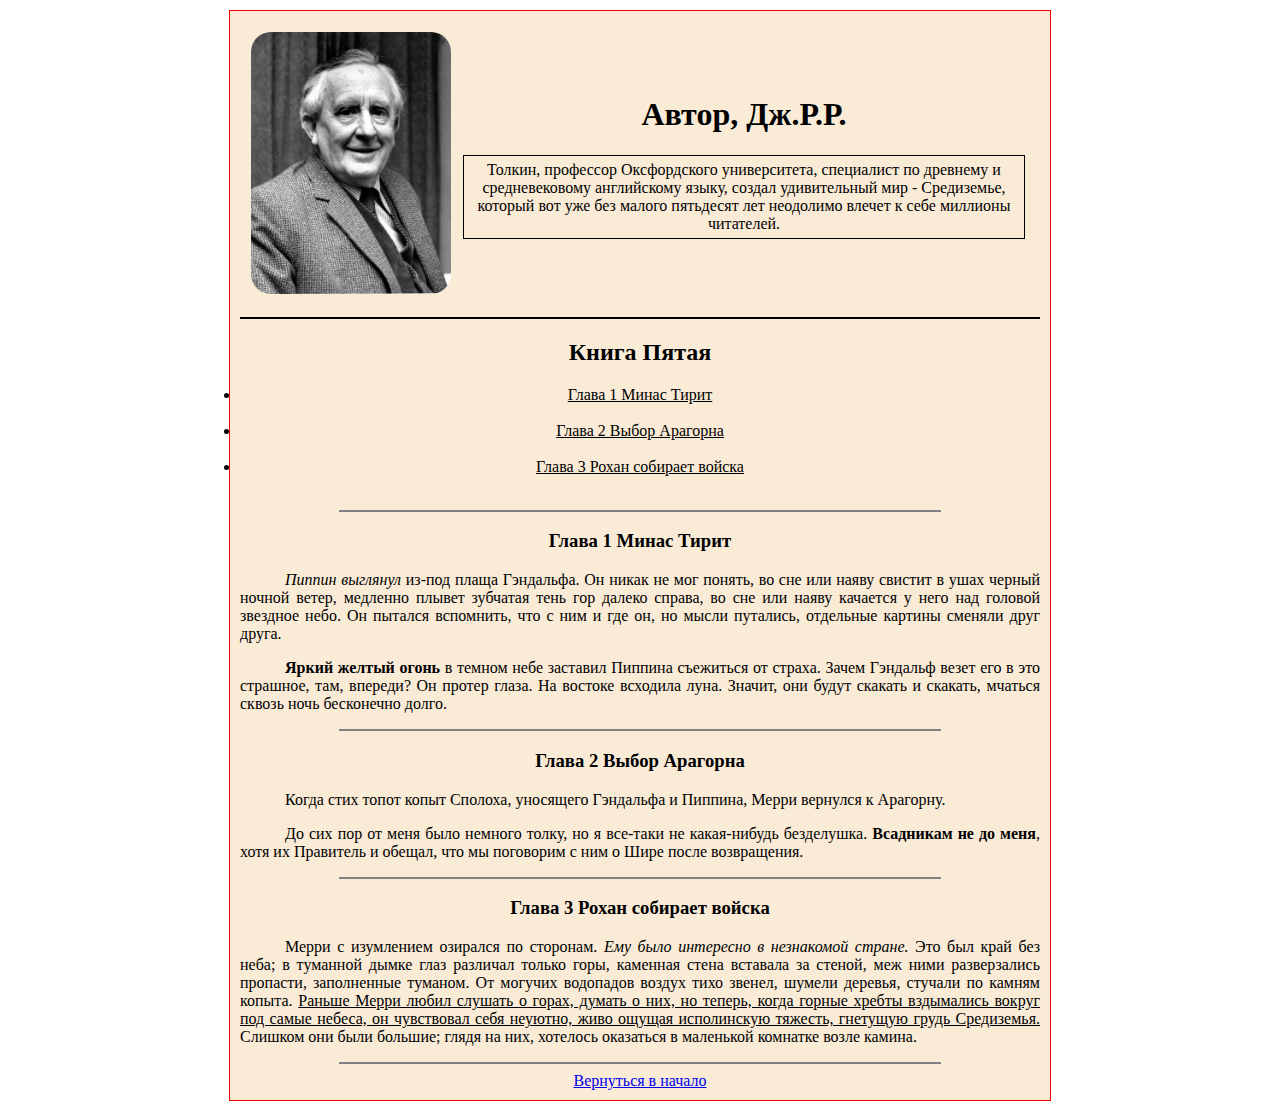
<file: Book Tolkien/index.html>
<!doctype html>
<html lang="ru">
<head>
    <meta charset="UTF-8">
    <meta name="viewport"
          content="width=device-width, user-scalable=no, initial-scale=1.0, maximum-scale=1.0, minimum-scale=1.0">
    <meta http-equiv="X-UA-Compatible" content="ie=edge">
    <title>Book</title>
    <link rel="stylesheet" href="css/style.css">
</head>
<body>
    <div class="container">
        <table cellspacing="10">
            <tr>
                <td>
                    <img src="img/author.jpg" width="200" alt="Автор" class="avatar">
                </td>
                <td>
                    <h1> Автор, Дж.Р.Р. </h1>
                    <p style="border: 1px solid black; padding: 5px; width: 550px"> Толкин, профессор Оксфордского университета, специалист по древнему и средневековому английскому языку, создал удивительный мир - Средиземье, который вот уже без малого пятьдесят лет неодолимо влечет к себе миллионы читателей.
                    </p>
                </td>
            </tr>
        </table>
<hr size="2" noshade color="black"/> <!--Полоса-->
    <h2>Книга Пятая</h2>
        <p>
            <li><u> Глава 1 Минас Тирит </u></li><br>
            <li><u> Глава 2 Выбор Арагорна </u></li><br>
            <li><u> Глава 3 Рохан собирает войска </u></li><br>
        </p>
<hr size="2" noshade width="600px"/> <!--Полоса-->
    <h3>Глава 1 Минас Тирит</h3>
        <p class="text">
            <i>Пиппин выглянул</i> из-под плаща Гэндальфа. Он никак не мог понять, во сне или наяву свистит в ушах черный ночной ветер, медленно плывет зубчатая тень гор далеко справа, во сне или наяву качается у него над головой звездное небо. Он пытался вспомнить, что с ним и где он, но мысли путались, отдельные картины сменяли друг друга.
        </p>
        <p class="text">
            <b>Яркий желтый огонь</b> в темном небе заставил Пиппина съежиться от страха. Зачем Гэндальф везет его в это страшное, там, впереди? Он протер глаза. На востоке всходила луна. Значит, они будут скакать и скакать, мчаться сквозь ночь бесконечно долго.
        </p>
<hr size="2" noshade width="600px"/> <!--Полоса-->
    <h3>Глава 2 Выбор Арагорна</h3>
        <p class="text">
            Когда стих топот копыт Сполоха, уносящего Гэндальфа и Пиппина, Мерри вернулся к Арагорну.
        </p>
        <p class="text">
            До сих пор от меня было немного толку, но я все-таки не какая-нибудь безделушка. <b>Всадникам не до меня</b>, хотя их Правитель и обещал, что мы поговорим с ним о Шире после возвращения.
        </p>
<hr size="2" noshade width="600px"/> <!--Полоса-->
    <h3>Глава 3 Рохан собирает войска</h3>
        <p class="text">
            Мерри с изумлением озирался по сторонам. <i>Ему было интересно в незнакомой стране.</i> Это был край без неба; в туманной дымке глаз различал только горы, каменная стена вставала за стеной, меж ними разверзались пропасти, заполненные туманом. От могучих водопадов воздух тихо звенел, шумели деревья, стучали по камням копыта. <u>Раньше Мерри любил слушать о горах, думать о них, но теперь, когда горные хребты вздымались вокруг под самые небеса, он чувствовал себя неуютно, живо ощущая исполинскую тяжесть, гнетущую грудь Средиземья.</u> Слишком они были большие; глядя на них, хотелось оказаться в маленькой комнатке возле камина.
        </p>
<hr size="2" noshade width="600px"/> <!--Полоса-->
        <a href="#top">Вернуться в начало</a>
    </div>
</body>
</html>
</file>
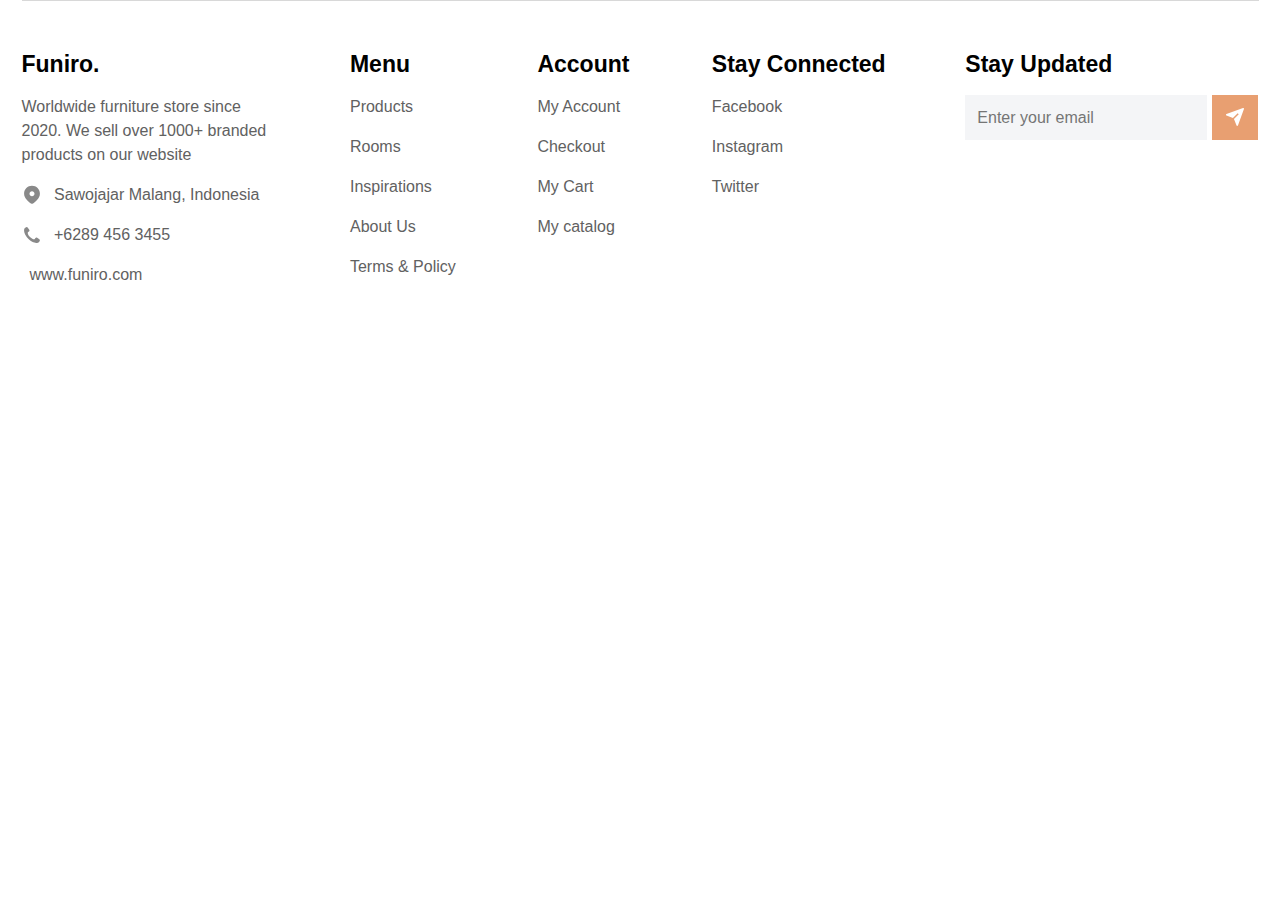
<file: Footer/index.html>
<!doctype html>
<html lang="en">
<head>
	<meta charset="UTF-8">
	<meta name="viewport"
		  content="width=device-width, user-scalable=no, initial-scale=1.0, maximum-scale=1.0, minimum-scale=1.0">
	<meta http-equiv="X-UA-Compatible" content="ie=edge">
	<title>footer</title>
    <link rel="stylesheet" href="css/normalize.css">
    <link rel="stylesheet" href="css/style.css">
</head>
<body>
	<footer>
		<div class="container">
			<nav class="Funiro">
				<h3>Funiro.</h3>
				<p>Worldwide furniture store since 2020. We sell over 1000+ branded products on our website
				</p>
				<div class="contact">
					<img src="image/subtract.svg" alt="subtract">
					<a href="" class="funiro-a">Sawojajar Malang, Indonesia</a>
				</div>
				<div class="contact">
					<img src="image/phone.svg" alt="phone">
					<a href="" class="funiro-a">+6289 456 3455</a>
				</div>
				<a href="" class="funiro-a">www.funiro.com</a>
			</nav>
			<nav class="Menu ml">
				<h3>Menu</h3>
				<ul>
					<li><a href="">Products</a></li>
					<li><a href="">Rooms</a></li>
					<li><a href="">Inspirations</a></li>
					<li><a href="">About Us</a></li>
					<li><a href="">Terms & Policy</a></li>
				</ul>
			</nav>
			<nav class="Account ml">
				<h3>Account</h3>
				<ul>
					<li><a href="">My Account</a></li>
					<li><a href="">Checkout</a></li>
					<li><a href="">My Cart</a></li>
					<li><a href="">My catalog</a></li>
				</ul>
			</nav>
			<nav class="Connected ml">
				<h3>Stay Connected</h3>
				<ul>
					<li><a href="">Facebook</a></li>
					<li><a href="">Instagram</a></li>
					<li><a href="">Twitter</a></li>
				</ul>
			</nav>
			<nav class="Updated ml">
				<h3>Stay Updated</h3>
					<input type="text" placeholder="Enter your email">
					<div class="button">
						<img src="image/button.svg" alt="button">
					</div>
			</nav>
		</div>
	</footer>
</body>
</html>
</file>
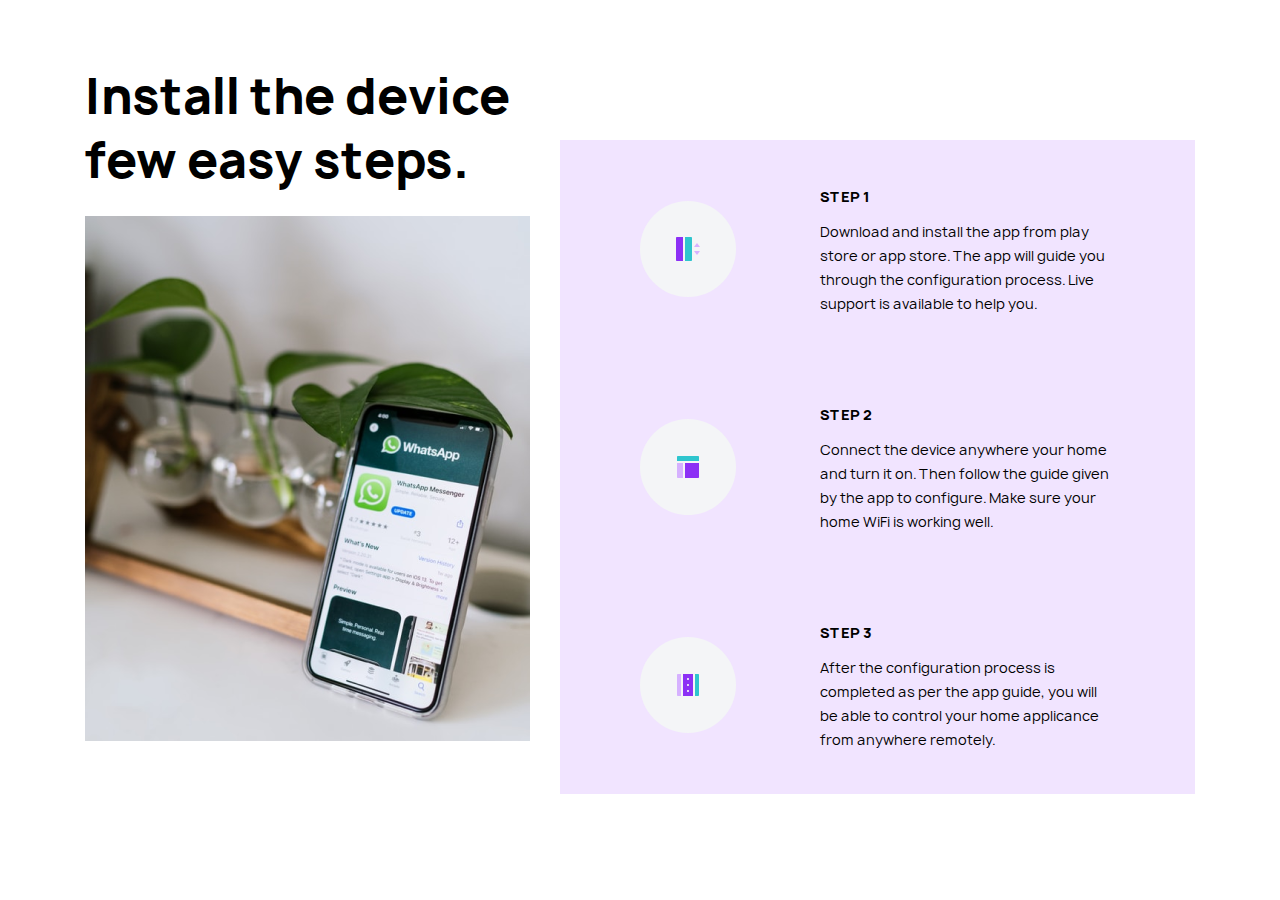
<file: Install/index.html>
<!doctype html>
<html lang="en">
<head>
	<meta charset="UTF-8">
	<meta name="viewport"
		  content="width=device-width, user-scalable=no, initial-scale=1.0, maximum-scale=1.0, minimum-scale=1.0">
	<meta http-equiv="X-UA-Compatible" content="ie=edge">
	<title>Install</title>
	<link rel="stylesheet" href="css/normalize.css">
	<link rel="stylesheet" href="css/style.css">
</head>
<body>
	<section>
		<div class="container">
			<div class="block-left">
				<h1>Install the device few easy steps.</h1>
				<img src="image/phone.png" alt="phone">
			</div>
			<div class="block-right">
				<div class="steps">
					<img class="block-img" src="image/icon-one.svg" alt="icon">
					<div class="block-text">
						<p class="subtitle">STEP 1</p>
						<p>Download and install the app from play store or app store. The app will guide you through the configuration process. Live support is available to help you.
						</p>
					</div>
				</div>
				<div class="steps">
					<img class="block-img" src="image/icon-two.svg" alt="icon">
					<div class="block-text">
						<p class="subtitle">STEP 2</p>
						<p>Connect the device anywhere your home and turn it on. Then follow the guide given by the app to configure. Make sure your home WiFi is working well.
						</p>
					</div>
				</div>
				<div class="steps">
					<img class="block-img" src="image/icon-three.svg" alt="icon">
					<div class="block-text">
						<p class="subtitle">STEP 3</p>
						<p>After the configuration process is completed as per the app guide, you will be able to control your home applicance from anywhere remotely.
						</p>
					</div>
				</div>
			</div>
		</div>
	</section>
</body>
</html>
</file>
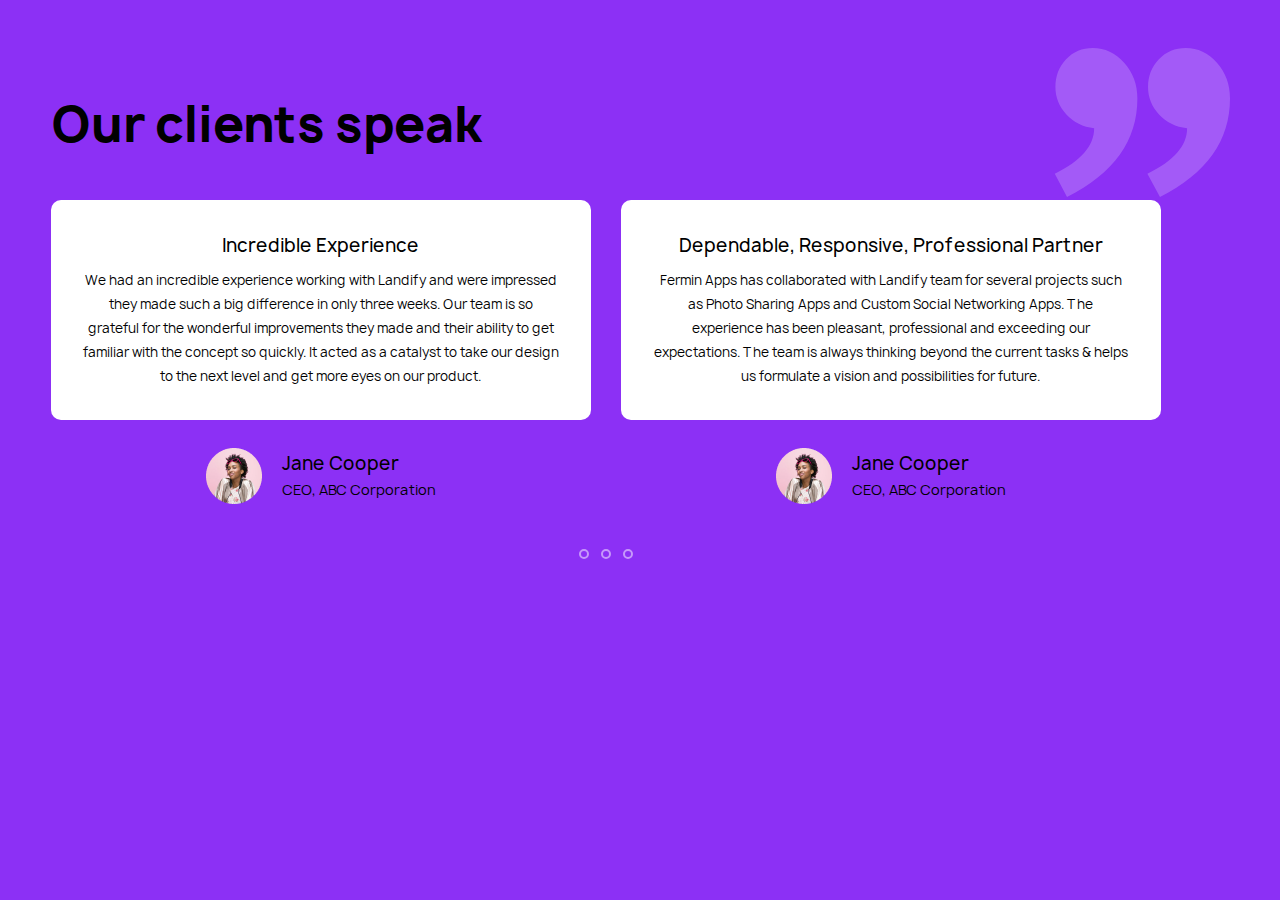
<file: Our clients/index.html>
<!doctype html>
<html lang="en">
<head>
	<meta charset="UTF-8">
	<meta name="viewport"
		  content="width=device-width, user-scalable=no, initial-scale=1.0, maximum-scale=1.0, minimum-scale=1.0">
	<meta http-equiv="X-UA-Compatible" content="ie=edge">
	<title>Speak</title>
    <link rel="stylesheet" href="css/normalize.css">
    <link rel="stylesheet" href="css/style.css">
</head>
<body>
	<section>
		<div class="container">
			<div class="head">
				<h1>Our clients speak</h1>
				<div class="quotes"></div>
			</div>
			<div class="block-left">
				<div class="content">
					<h3>Incredible Experience</h3>
					<p>We had an incredible experience working with Landify and were impressed they made such a big difference in only three weeks. Our team is so grateful for the wonderful improvements they made and their ability to get familiar with the concept so quickly. It acted as a catalyst to take our design to the next level and get more eyes on our product.
						</p>
				</div>
				<div class="person">
					<img src="img/jane.png" alt="photo">
					<div class="text-img">
						<h3>Jane Cooper</h3>
						<span>CEO, ABC Corporation</span>
					</div>
				</div>
			</div>
			<div class="block-right">
				<div class="content">
					<h3>Dependable, Responsive, Professional Partner</h3>
					<p>Fermin Apps has collaborated with Landify team for several projects such as Photo Sharing Apps and Custom Social Networking Apps. The experience has been pleasant, professional and exceeding our expectations. The team is always thinking beyond the current tasks & helps us formulate a vision and possibilities for future.
									</p>
				</div>
				<div class="person">
					<img src="img/jane.png" alt="photo">
					<div class="text-img">
						<h3>Jane Cooper</h3>
						<span>CEO, ABC Corporation</span>
					</div>
				</div>
			</div>
			<div class="sliders">
				<div class="slider-1"></div>
				<div class="slider-2"></div>
				<div class="slider-3"></div>
			</div>
		</div>
	</section>
</body>
</html>
</file>
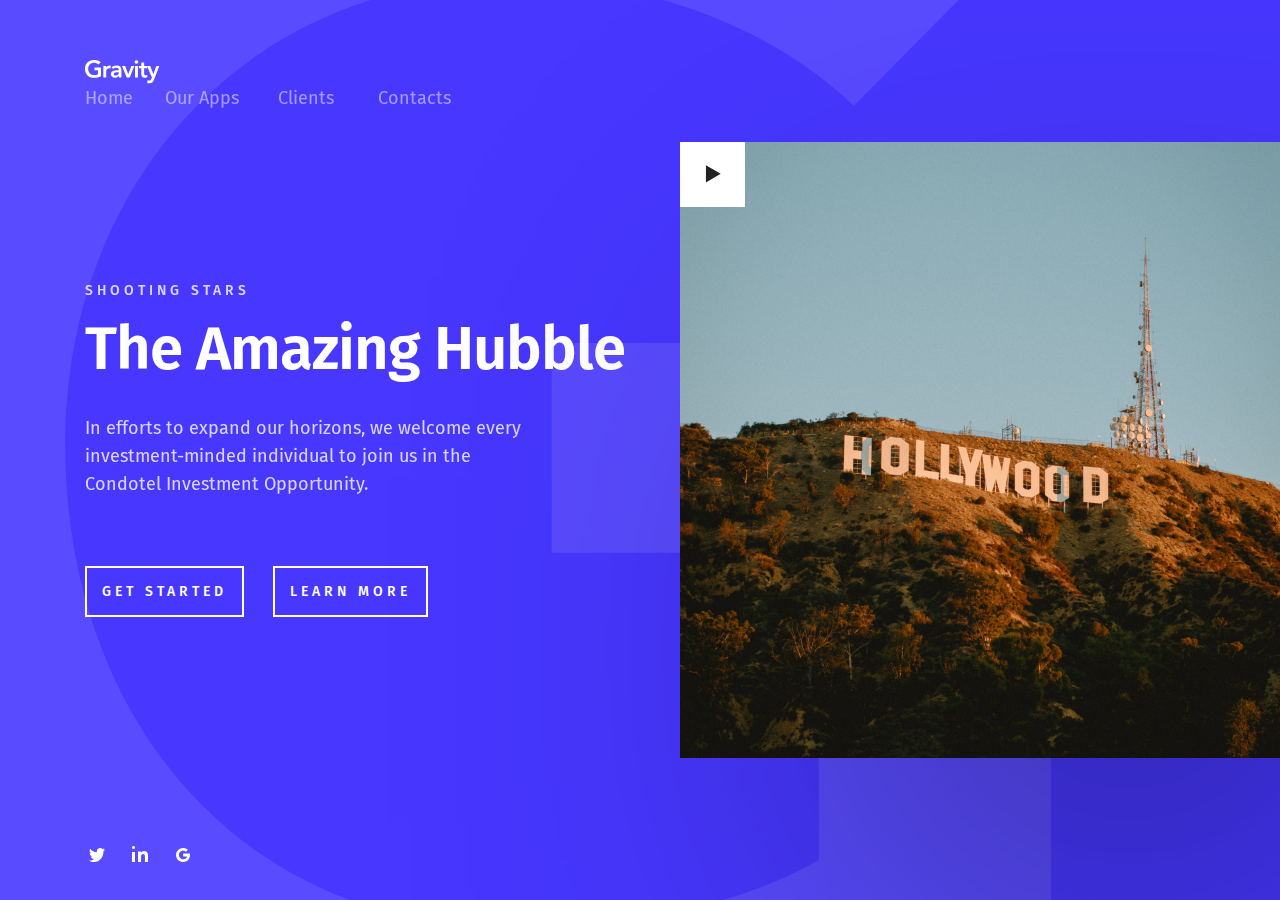
<file: Positioning/index.html>
<!doctype html>
<html lang="en">
<head>
    <meta charset="UTF-8">
    <meta name="viewport"
          content="width=device-width, user-scalable=no, initial-scale=1.0, maximum-scale=1.0, minimum-scale=1.0">
    <meta http-equiv="X-UA-Compatible" content="ie=edge">
    <title>Gravity</title>
    <link rel="stylesheet" href="css/normalize.css">
    <link rel="stylesheet" href="css/style.css">
</head>
<body>
    <div class="container">
        <div class="header">
            <a class="logo" href="#">
                <img src="image/logo.svg" alt="logo">
            </a>
            <nav class="header-nav">
                <a class="mr-home" href="#">Home</a>
                <a class="mr-our" href="#">Our Apps</a>
                <a class="mr-clients" href="#">Clients</a>
                <a href="#">Contacts</a>
            </nav>
        </div>
        <div class="block-left">
            <p class="span">Shooting Stars</p>
            <h1>The Amazing Hubble</h1>
            <p>In efforts to expand our horizons, we welcome every investment-minded individual to join us in the Condotel Investment Opportunity.</p>
            <button class="mr-button">get started</button>
            <button>learn more</button>
        </div>
        <div class="block-right">
            <button>
                <svg width="16" height="18" viewBox="0 0 16 18" fill="none"><path d="M15.697 8.84848L0.924232 17.3775L0.924232 0.319446L15.697 8.84848Z" fill="#222222"/>
                </svg>
            </button>
            <img src="image/placeholder.png" alt="icon">
        </div>
        <div class="social">
            <a href="#">
                <img src="image/twitter.svg" alt="twitter">
            </a>
            <a href="#">
                <img src="image/linkedin.svg" alt="linkedin">
            </a>
            <a href="#">
                <img src="image/google.svg" alt="google">
            </a>
        </div>
        <div>
            <img class="back-g" src="image/back-G.svg" alt="G">
        </div>
    </div>
</body>
</html>
</file>
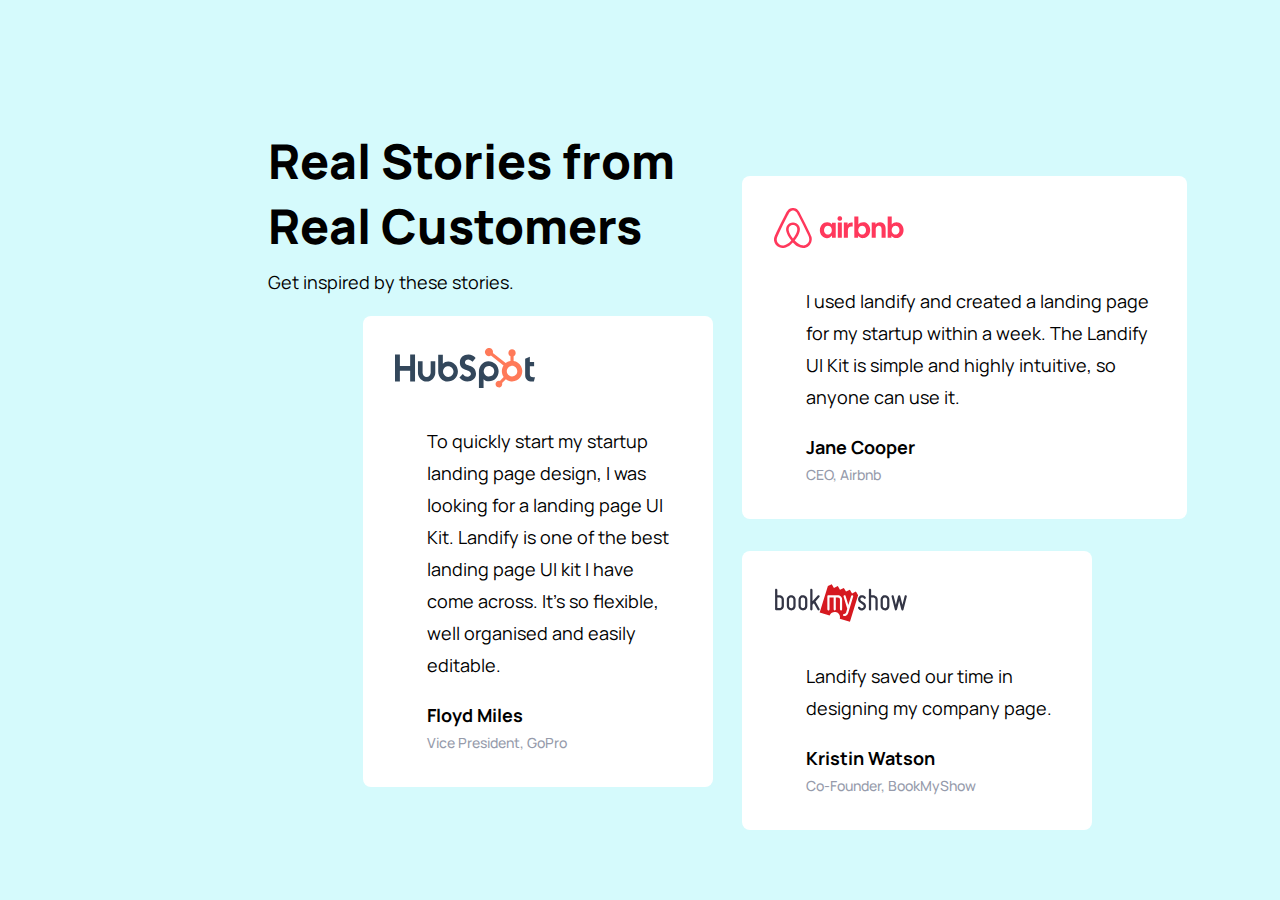
<file: Real Stories/index.html>
<!doctype html>
<html lang="en">
<head>
	<meta charset="UTF-8">
	<meta name="viewport"
		  content="width=device-width, user-scalable=no, initial-scale=1.0, maximum-scale=1.0, minimum-scale=1.0">
	<meta http-equiv="X-UA-Compatible" content="ie=edge">
	<title>Maket</title>
	<link rel="stylesheet" href="css/style.css">
</head>
<body>
	<div class="Real">
		<div class="container">
			<div class="block-left">
				<h1>Real Stories from <br> Real Customers</h1>
				<p>Get inspired by these stories.</p>
				<div class="hubspot">
					<img src="image/Hubspot.svg" alt="logo">
					<p class="hubbook-p">To quickly start my startup landing page design, I was looking for a landing page UI Kit. Landify is one of the best landing page UI kit I have come across. It’s so flexible, well organised and easily editable.
					</p>
					<p class="subtitle">Floyd Miles</p>
					<p class="gray-p">Vice President, GoPro</p>
				</div>
			</div>
			<div class="block-right">
				<div class="airbnb">
					<img src="image/Airbnb.svg" alt="logo">
					<p class="airbnb-p">I used landify and created a landing page for my startup within a week. The Landify UI Kit is simple and highly intuitive, so anyone can use it.
					</p>
					<p class="subtitle">Jane Cooper</p>
					<p class="gray-p">CEO, Airbnb</p>
				</div>
				<div class="bookmyshow">
					<img src="image/Bookmyshow.svg" alt="logo">
					<p class="hubbook-p">Landify saved our time in designing my company page.</p>
					<p class="subtitle">Kristin Watson</p>
					<p class="gray-p">Co-Founder, BookMyShow</p>
				</div>
			</div>
		</div>
	</div>
</body>
</html>
</file>
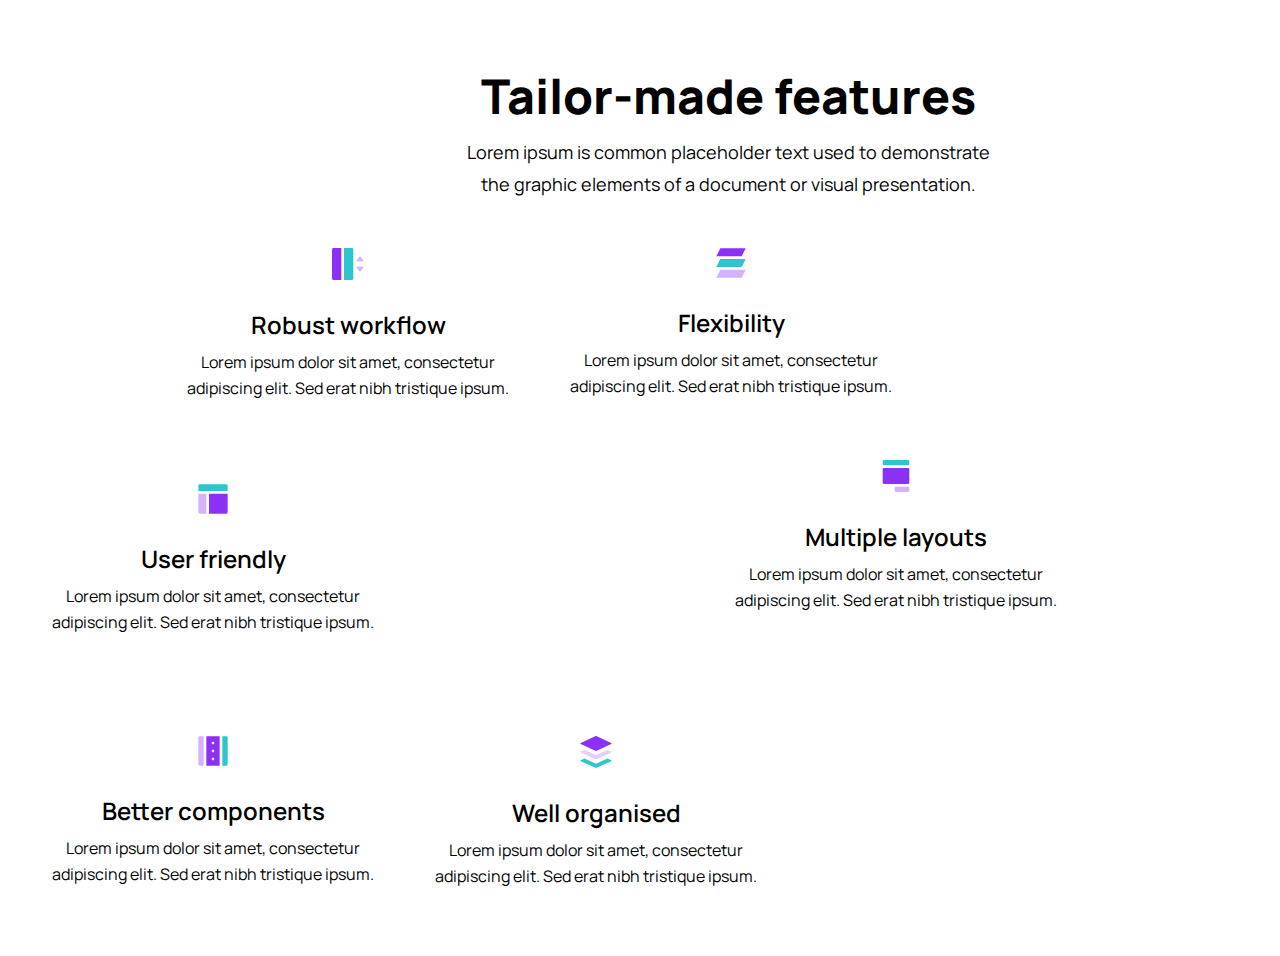
<file: Tailor/index.html>
<!doctype html>
<html lang="en">
<head>
	<meta charset="UTF-8">
	<meta name="viewport"
		  content="width=device-width, user-scalable=no, initial-scale=1.0, maximum-scale=1.0, minimum-scale=1.0">
	<meta http-equiv="X-UA-Compatible" content="ie=edge">
	<title>Maket</title>
	<link rel="stylesheet" href="css/style.css">
</head>
<body>
	<div>
		<h2 class="head-h">Tailor-made features</h2>
		<p class="head-p">
		Lorem ipsum is common placeholder text used to demonstrate the graphic elements of a document or visual presentation.
		</p>
	</div>
	<div class="block-one">
				<img src="img/block-one.svg" alt="изображение">
				<div>
					<h5 class="block-h">Robust workflow</h5>
					<p class="block-p">
					Lorem ipsum dolor sit amet, consectetur adipiscing elit. Sed erat nibh tristique ipsum.
					</p>
				</div>
			</div>
	<div class="block-two">
				<img src="img/block-two.svg" alt="изображение">
				<div>
					<h5 class="block-h">Flexibility</h5>
					<p class="block-p">
					Lorem ipsum dolor sit amet, consectetur adipiscing elit. Sed erat nibh tristique ipsum.
					</p>
				</div>
			</div>
	<div class="block-three">
				<img src="img/block-three.svg" alt="изображение">
				<div>
					<h5 class="block-h">User friendly</h5>
					<p class="block-p">
					Lorem ipsum dolor sit amet, consectetur adipiscing elit. Sed erat nibh tristique ipsum.
					</p>
				</div>
			</div>
	<div class="block-four">
		<img src="img/block-four.svg" alt="изображение">
		<h5 class="block-h">Multiple layouts</h5>
		<p class="block-p">
		Lorem ipsum dolor sit amet, consectetur adipiscing elit. Sed erat nibh tristique ipsum.
		</p>
	</div>
	<div class="block-five">
		<img src="img/block-five.svg" alt="изображение">
		<div>
			<h5 class="block-h">Better components</h5>
			<p class="block-p">
			Lorem ipsum dolor sit amet, consectetur adipiscing elit. Sed erat nibh tristique ipsum.
			</p>
		</div>
	</div>
	<div class="block-six">
		<img src="img/block-six.svg" alt="изображение">
		<div>
			<h5 class="block-h">Well organised</h5>
			<p class="block-p">
			Lorem ipsum dolor sit amet, consectetur adipiscing elit. Sed erat nibh tristique ipsum.
			</p>
		</div>
	</div>
</body>
</html>
</file>
<file: Book Tolkien/css/style.css>
body {
    text-align: center;
    font-family: Verdana;
}

.container {
    background: antiquewhite;
    max-width: 800px;
    margin: auto;
    margin-top: 10px;
    border: 1px solid red;
    padding: 10px;
}

.avatar {
    border-radius: 20px;
}

.text {
    text-align: justify;
    text-indent: 45px;
}
</file>
<file: Footer/css/style.css>
@font-face {
    font-family: "Manrope";
    font-style: normal;
    font-weight: 400;
    src: local("Gilroy"),
    url("../fonts/Gilroy/Gilroy-Regular.woff2") format("woff2"),
    url("../fonts/Gilroy/Gilroy-Regular.woff") format("woff"),
    url("../fonts/Gilroy/Gilroy-Regular.ttf") format("ttf"),
    url("../fonts/Gilroy/Gilroy-Regular.eot") format("eot");
}

@font-face {
    font-family: "Manrope";
    font-style: normal;
    font-weight: 500;
    src: local("Manrope"),
    url("../fonts/Gilroy/Gilroy-Medium.woff2") format("woff2"),
    url("../fonts/Gilroy/Gilroy-Medium.woff") format("woff"),
    url("../fonts/Gilroy/Gilroy-Medium.ttf") format("ttf"),
    url("../fonts/Gilroy/Gilroy-Medium.eot") format("eot");
}

@font-face {
    font-family: "Manrope";
    font-style: normal;
    font-weight: 800;
    src: local("Manrope"),
    url("../fonts/Gilroy/Gilroy-Bold.woff2") format("woff2"),
    url("../fonts/Gilroy/Gilroy-Bold.woff") format("woff"),
    url("../fonts/Gilroy/Gilroy-Bold.ttf") format("ttf"),
    url("../fonts/Gilroy/Gilroy-Bold.eot") format("eot");
}

body {
    font-family: "Gilroy", sans-serif;
}

h3, p {
    margin: 0;
}

.container {
    width: 1237px;
    margin: 0 auto;
    border-top: #D8D8D8 solid 1px;
    box-sizing: border-box;
}

.Funiro, .Menu, .Account, .Connected, .Updated {
    display: inline-block;
    padding: 49px 0 50px 0;
    vertical-align: top;
    box-sizing: border-box;
}

.ml {
    margin-left: 75px;
}

.Funiro {
    width: 249px;
}

h3 {
    font-weight: 700;
    font-size: 23px;
    line-height: 29px;
    margin-bottom: 16px;
}

p {
    font-weight: 400;
    font-size: 16px;
    line-height: 24px;
    color: #616161;
    margin-bottom: 16px;
}

.contact {
    margin-bottom: 16px;
}

img {
    vertical-align: middle;
}

.funiro-a {
    font-weight: 400;
    font-size: 16px;
    line-height: 24px;
    color: #616161;
    margin-left: 8px;
    vertical-align: middle;
}

.Menu {
    width: 108px;
}

ul {
    list-style: none;
    padding-left: 0;
}

li {
    margin-bottom: 16px;
}

a {
    text-decoration: none;
    font-weight: 500;
    font-size: 16px;
    line-height: 24px;
    color: #616161;
}

a:hover {
    text-decoration: underline;
}

.Account {
    width: 95px;
}

.Connected {
    width: 174px;
}

.Updated {
    width: 293px;
}

input {
    border: none;
    background-color: #F4F5F7;
    color: #828282;
    width: 242px;
    height: 45px;
    box-sizing: border-box;
    padding: 10px 12px;
    font-weight: 400;
    vertical-align: middle;
}

input:focus {
    outline: 1px solid #E89F71;
}

.button {
    width: 46px;
    height: 45px;
    background-color: #E89F71;
    box-sizing: border-box;
    padding: 10px 11px 11px 11px;
    display: inline-block;
    vertical-align: middle;
}

.button:hover {
    cursor: pointer;
}
</file>
<file: Install/css/style.css>
@font-face {
    font-family: "Manrope";
    font-style: normal;
    font-weight: 400;
    src: local("Manrope"),
        url("../fonts/Manrope-Regular.woff2") format("woff2"),
        url("../fonts/Manrope-Regular.woff") format("woff"),
        url("../fonts/Manrope-Regular.ttf") format("ttf"),
        url("../fonts/Manrope-Regular.eot") format("eot");
}

@font-face {
    font-family: "Manrope";
    font-style: normal;
    font-weight: 800;
    src: local("Manrope"),
        url("../fonts/Manrope-ExtraBold.woff2") format("woff2"),
        url("../fonts/Manrope-ExtraBold.woff") format("woff"),
        url("../fonts/Manrope-ExtraBold.ttf") format("ttf"),
        url("../fonts/Manrope-ExtraBold.eot") format("eot");
}

body {
    font-family: "Manrope", sans-serif;
}

.container {
    margin: 0 auto;
    max-width: 1110px;
}

.block-left {
    width: 445px;
    display: inline-block;
    vertical-align: middle;
    box-sizing: border-box;
    padding-top: 64px;
    padding-bottom: 123px;
}

h1 {
    margin: 0;
    font-weight: 800;
    font-size: 48px;
    line-height: 64px;
}

img {
    margin-top: 24px;
    margin-bottom: -3px;
}

/*Правый блок*/

.block-right {
    width: 635px;
    margin-left: 26px;
    display: inline-block;
    vertical-align: middle;
    box-sizing: border-box;
    padding-top: 140px;
    padding-bottom: 70px;
}

.steps {
    width: 635px;
    height: 218px;
    box-sizing: border-box;
    padding: 48px 80px 48px 80px;
}

.block-img {
    display: inline-block;
    vertical-align: top;
    margin: 13px 80px 13px 0;
}

.block-text {
    width: 295px;
    /*height: 122px;*/
    display: inline-block;
    vertical-align:top;
}

.subtitle {
    font-weight: 800;
    font-size: 14px;
    line-height: 18px;
    margin: 0 auto;
}

p {
    font-weight: 400;
    font-size: 14px;
    line-height: 24px;
}

.steps {
    background-color: #F1E4FF;
}

.steps:hover {
    background-color: #8C30F5;
}
</file>
<file: Our clients/css/style.css>
@font-face {
    font-family: "Manrope";
    font-style: normal;
    font-weight: 400;
    src: local("Manrope"),
    url("../fonts/Manrope-Regular.woff2") format("woff2"),
    url("../fonts/Manrope-Regular.woff") format("woff"),
    url("../fonts/Manrope-Regular.ttf") format("ttf"),
    url("../fonts/Manrope-Regular.eot") format("eot");
}

@font-face {
    font-family: "Manrope";
    font-style: normal;
    font-weight: 500;
    src: local("Manrope"),
    url("../fonts/Manrope-Medium.woff2") format("woff2"),
    url("../fonts/Manrope-Medium.woff") format("woff"),
    url("../fonts/Manrope-Medium.ttf") format("ttf"),
    url("../fonts/Manrope-Medium.eot") format("eot");
}

@font-face {
    font-family: "Manrope";
    font-style: normal;
    font-weight: 700;
    src: local("Manrope"),
    url("../fonts/Manrope-Bold.woff2") format("woff2"),
    url("../fonts/Manrope-Bold.woff") format("woff"),
    url("../fonts/Manrope-Bold.ttf") format("ttf"),
    url("../fonts/Manrope-Bold.eot") format("eot");
}

@font-face {
    font-family: "Manrope";
    font-style: normal;
    font-weight: 800;
    src: local("Manrope"),
    url("../fonts/Manrope-ExtraBold.woff2") format("woff2"),
    url("../fonts/Manrope-ExtraBold.woff") format("woff"),
    url("../fonts/Manrope-ExtraBold.ttf") format("ttf"),
    url("../fonts/Manrope-ExtraBold.eot") format("eot");
}

body {
    font-family: "Manrope", sans-serif;
    background-color: #8C30F5;
}

.container {
    width: 1179px;
    margin: 0 auto;
}

h1, h3, p {
    margin: 0;
}

.head {
    width: 1179px;
    padding-top: 48px;
    box-sizing: border-box;
}

h1 {
    width: 730px;
    font-weight: 800;
    font-size: 48px;
    line-height: 64px;
    vertical-align: middle;
    display: inline-block;
}

.quotes {
    margin-left: 269px;
    vertical-align: middle;
    display: inline-block;
}

.quotes::after {
    content: url("../img/quotes.svg");
    width: 176px;
    height: 149px;
    opacity: 0.2;
}

.block-left {
    text-align: center;
    /*margin-top: -21px; !*для красоты*!*/
    width: 540px;
    display: inline-block;
    vertical-align: middle;
}

.content {
    width: 540px;
    border-radius: 10px;
    padding: 32px;
    box-sizing: border-box;
}

h3  {
    font-weight: 500;
    font-size: 18px;
    line-height: 28px;
}

p {
    font-weight: 400;
    margin-top: 8px;
    font-size: 13px;
    line-height: 24px;
}

.person {
    margin-top: 28px;
}

img {
    vertical-align: middle
}

.text-img {
    text-align: left;
    margin-left: 16px;
    display: inline-block;
    vertical-align: middle;
}

span {
    font-weight: 400;
    font-size: 14px;
    line-height: 24px;
}

/*Правый блок*/

.block-right {
    text-align: center;
    /*margin-top: -21px; !*для красоты*!*/
    margin-left: 26px;
    width: 540px;
    display: inline-block;
    vertical-align: middle;
}

.content {
    background-color: #FFFFFF;
}

.content:hover {
    background-color: #FFE9D7FF;
}

.sliders {
    text-align: center;
    width: 1110px;
    margin-top: 40px;
}

.slider-1::after, .slider-2::after, .slider-3::after {
    content: ' ';
    display: block;
    width: 10px;
    height: 10px;
    box-sizing: border-box;
    border: #FFFFFF solid 2px;
    opacity: 0.5;
    border-radius: 50px;
    cursor: pointer;
}

.slider-1:hover, .slider-2:hover, .slider-3:hover {
    background-color: #FFFFFF;
    border-radius: 50px;
}

.slider-1, .slider-3 {
    display: inline-block;
}

.slider-2 {
    display: inline-block;
    margin-left: 8px;
    margin-right: 8px;
}
</file>
<file: Positioning/css/style.css>
@font-face {
    font-family: "Fira Sans";
    font-style: normal;
    font-weight: 400;
    src: local("Fira Sans"),
    url("../fonts/FiraSans/FiraSans-Regular.woff2"),
    url("../fonts/FiraSans/FiraSans-Regular.woff"),
    url("../fonts/FiraSans/FiraSans-Regular.ttf"),
    url("../fonts/FiraSans/FiraSans-Regular.eot");
}

@font-face {
    font-family: "Fira Sans";
    font-style: normal;
    font-weight: 500;
    src: local("Fira Sans"),
    url("../fonts/FiraSans/FiraSans-Medium.woff2"),
    url("../fonts/FiraSans/FiraSans-Medium.woff"),
    url("../fonts/FiraSans/FiraSans-Medium.ttf"),
    url("../fonts/FiraSans/FiraSans-Medium.eot");
}

@font-face {
    font-family: "Fira Sans";
    font-style: normal;
    font-weight: 600;
    src: local("Fira Sans"),
    url("../fonts/FiraSans/FiraSans-SemiBold.woff2"),
    url("../fonts/FiraSans/FiraSans-SemiBold.woff"),
    url("../fonts/FiraSans/FiraSans-SemiBold.ttf"),
    url("../fonts/FiraSans/FiraSans-SemiBold.eot");
}

h1, p {
    margin: 0;
}

h1, p, a, button {
    color: white;
}

a {
    text-decoration: none;
}


body {
    font-family: "Fira Sans", sans-serif;
    background-color: #4737FF;
}

.container {
    width: 1110px;
    margin: 0  auto;
}

.header {
    box-sizing: border-box;
    padding-top: 60px;
    margin-bottom: 170px;
}

.logo {
    margin-right: 666px;
    display: inline-block;
    vertical-align: middle;
    height: 24px;
}

.header-nav {
    vertical-align: middle;
    display: inline-block;
}

.header-nav a {
    opacity: 50%;
    font-weight: 400;
    font-size: 18px;
    line-height: 28px;
}

.header-nav a:hover {
    text-decoration: underline 1px solid;
}

.header-nav a:focus {
    opacity: 100%;
}

.mr-home {
    margin-right: 28px;
}

.mr-our {
    margin-right: 35px;
}

.mr-clients {
    margin-right: 40px;
}

.block-left {
    margin-bottom: 226px;
    width: 547px;
}

.block-left p:first-child {
    font-weight: 500;
    font-size: 14px;
    line-height: 17px;
    text-transform: uppercase;
    letter-spacing: 4px;
    margin-bottom: 15px;
}

h1 {
    font-weight: 600;
    font-size: 60px;
    line-height: 70px;
    letter-spacing: -1px;
    margin-bottom: 30px;
}

p {
    font-weight: 400;
    font-size: 18px;
    line-height: 28px;
    opacity: 0.8;
    width: 444px;
    margin-bottom: 68px;
}

button {
    font-weight: 500;
    font-size: 14px;
    line-height: 17px;
    letter-spacing: 4px;
    text-transform: uppercase;
    border: 2px solid white;
    box-sizing: border-box;
    background: transparent;
    cursor: pointer;
    padding: 15px;
}

.block-left button:nth-child(4) {
    margin-right: 25px;
}

button:hover {
    background-color: white;
    color: #4737FF;
}

.block-right {
    position: absolute;
    right: 0;
    top: 142px;
    filter: drop-shadow(150px 200px 200px #0000004D);
}

.block-right button {
    position: absolute;
    box-sizing: border-box;
    padding: 23px 24px 20px 25px;
    background-color: white;
    border: 0;
}

.social a:nth-child(2) {
    margin: 0 15px;
}

.back-g {
    position: absolute;
    top: 0;
    left: -7px;
    z-index: -1;
}
</file>
<file: Real Stories/css/style.css>
@import url('https://fonts.googleapis.com/css2?family=Manrope:wght@400;500;700;800&display=swap');

body {
    font-family: "Manrope", sans-serif;
    background: #D5FAFC;
}

.container {
    width: 1440px;
    margin: auto;
}

.block-left {
    width: 445px;
    margin-top: 120px;
    margin-left: 260px;
    display: inline-block;
}


h1 {
    font-size: 48px;
    font-weight: 800;
    margin: auto;
}

p {
    font-size: 18px;
    font-weight: 400;
    margin-top: 8px;
    line-height: 32px;
}

.hubspot {
    border-radius: 8px;
    background: #FFFFFF;
    width: 350px;
    box-sizing: border-box;
    padding: 32px;
    float: right;
}

.hubbook-p {
    width: 254px;
    font-size: 18px;
    font-weight: 400;
    margin-left: 32px;
    margin-top: 32px;
}

.subtitle {
    width: 254px;
    margin-left: 32px;
    font-size: 18px;
    font-weight: 700;
    margin-bottom: 0px;
}

.gray-p {
    width: 254px;
    margin-left: 32px;
    color: #969BAB;
    font-size: 14px;
    font-weight: 500;
    line-height: 24px;
    margin-top: 0px;
    margin-bottom: 0px;
}

/*Правый блок*/

.block-right {
    width: 445px;
    margin-top: 168px;
    margin-left: 26px;
    display: inline-block;
    vertical-align: top;
}

.airbnb {
    width: 445px;
    border-radius: 8px;
    background: #FFFFFF;
    padding: 32px;
    box-sizing: border-box;
}

.airbnb-p {
    width: 349px;
    font-size: 18px;
    font-weight: 400;
    margin-top: 32px;
    margin-left: 32px;

}

.bookmyshow {
    width: 350px;
    border-radius: 8px;
    background: #FFFFFF;
    margin-top: 32px;
    padding: 32px;
    box-sizing: border-box;
}
</file>
<file: Tailor/css/style.css>
@import url('https://fonts.googleapis.com/css2?family=Manrope:wght@400;600;800&display=swap');

body {
    font-family: "Manrope", sans-serif;
}

.head-h {
    text-align: center;
    font-size: 48px;
    font-weight: 800;
    width: 540px;
    height: 64px;
    margin: 64px 450px 8px 450px;
    line-height: 64px;
}

.head-p {
    text-align: center;
    font-size: 18px;
    width: 540px;
    height: 64px;
    margin: 8px 450px 0px 450px;
    line-height: 32px;
}

.block-h {
    font-size: 24px;
    font-weight: 600;
    line-height: 32px;
    margin-top: 24px;
    margin-bottom: 8px;
}

.block-p {
    font-size: 16px;
    font-weight: 400;
    margin-top: 8px;
    line-height: 26px;
}

.block-one {
    width: 350px;
    height: 148px;
    text-align: center;
    margin: 48px 0px 0px 165px;
    display: inline-block;
    vertical-align: middle;
}

.block-two {
    width: 350px;
    height: 148px;
    text-align: center;
    margin: 48px 0px 0px 30px;
    display: inline-block;
    vertical-align: middle;
}

.block-three {
    width: 350px;
    height: 148px;
    text-align: center;
    margin: 48px 165px 0px 30px;
    display: inline-block;
    vertical-align: middle;
}

.block-four {
    width: 350px;
    height: 148px;
    text-align: center;
    margin: 64px 0px 64px 165px;
    display: inline-block;
    vertical-align: middle;
}

.block-five {
    width: 350px;
    height: 148px;
    text-align: center;
    margin: 64px 0px 64px 30px;
    display: inline-block;
    vertical-align: middle;
}

.block-six {
    width: 350px;
    height: 148px;
    text-align: center;
    margin: 64px 165px 64px 30px;
    display: inline-block;
    vertical-align: middle;
}
</file>
